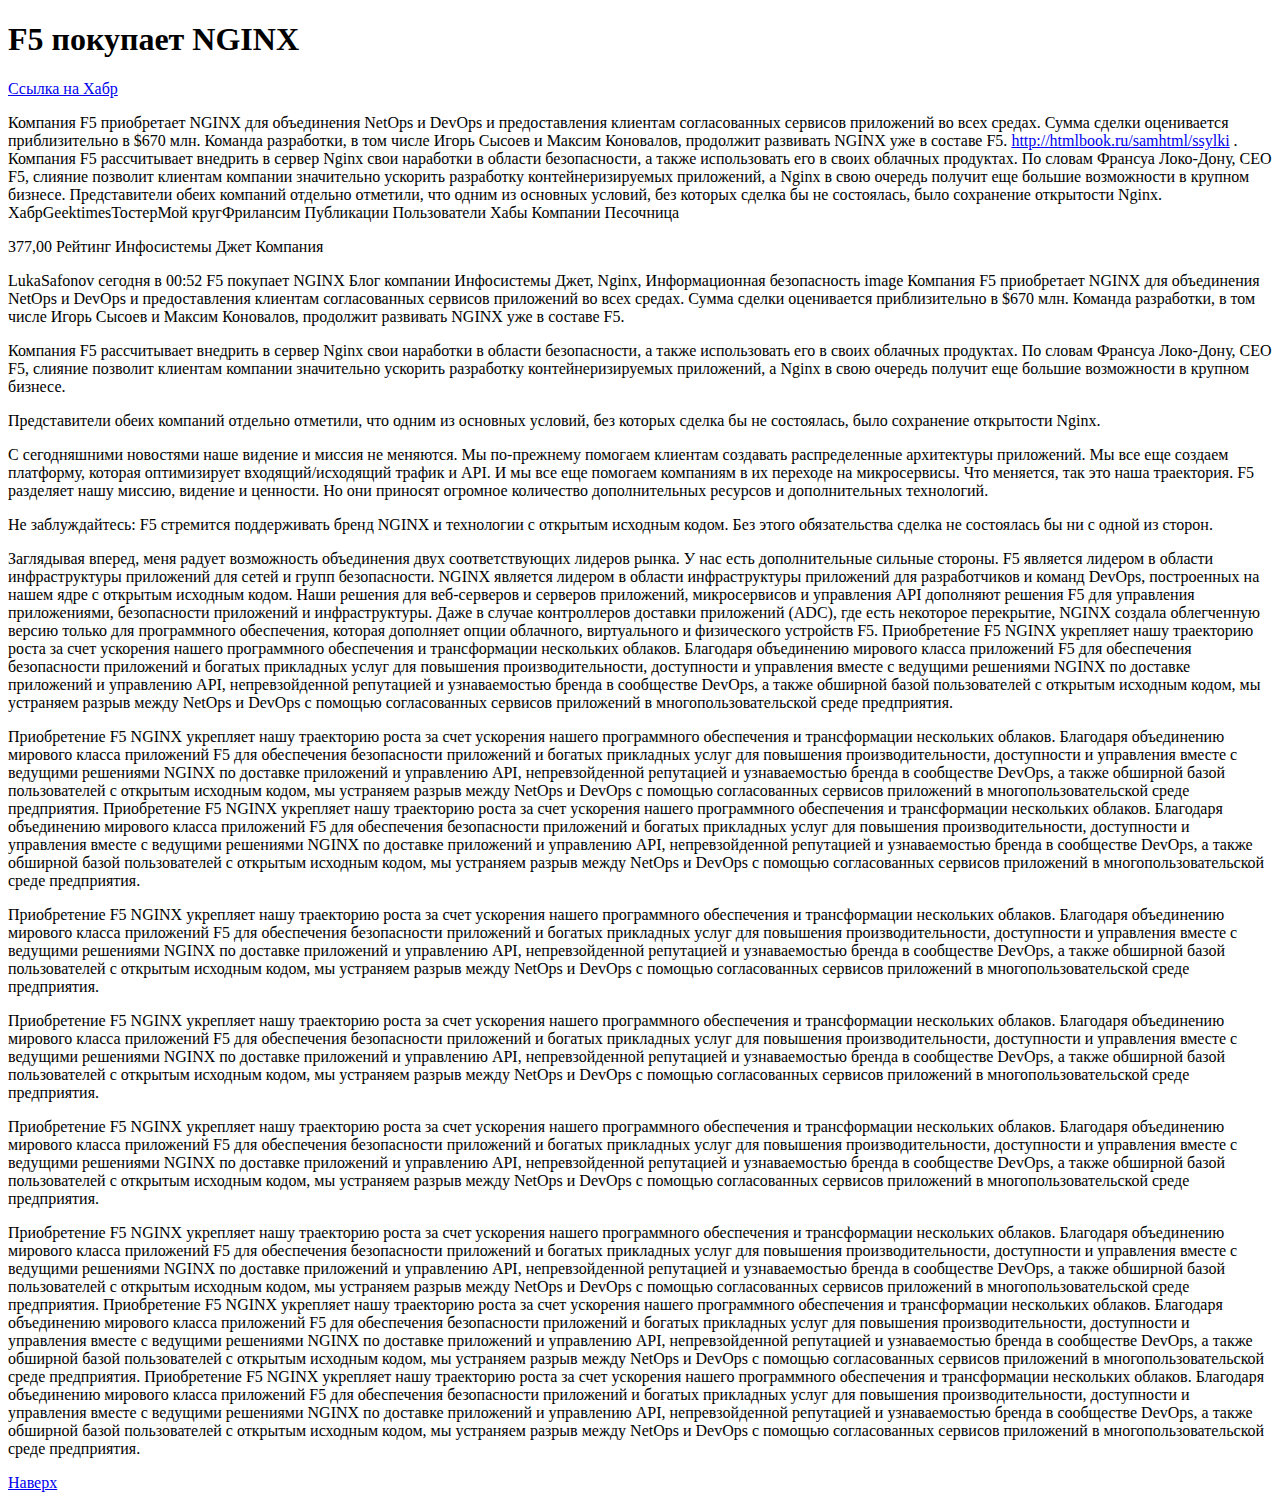
<file: page10.html>
<!DOCTYPE html>
<html lang="en">
<head>
    <meta charset="UTF-8">
    <title>F5 покупает NGINX</title>
</head>
<body>
<h1>F5 покупает NGINX</h1>

<a href="https://habr.com/ru/company/jetinfosystems/blog/443358/"> Ссылка на Хабр</a>
<p><a name="top"></a></p>
Компания F5 приобретает NGINX для объединения NetOps и DevOps и предоставления клиентам согласованных сервисов приложений во всех средах. Сумма сделки оценивается приблизительно в $670 млн.

Команда разработки, в том числе Игорь Сысоев и Максим Коновалов, продолжит развивать NGINX уже в составе F5.

<a href="http://htmlbook.ru/samhtml/ssylki"> http://htmlbook.ru/samhtml/ssylki</a> .

Компания F5 рассчитывает внедрить в сервер Nginx свои наработки в области безопасности, а также использовать его в своих облачных продуктах. По словам Франсуа Локо-Дону, СЕО F5, слияние позволит клиентам компании значительно ускорить разработку контейнеризируемых приложений, а Nginx в свою очередь получит еще большие возможности в крупном бизнесе.

Представители обеих компаний отдельно отметили, что одним из основных условий, без которых сделка бы не состоялась, было сохранение открытости Nginx.
ХабрGeektimesТостерМой кругФрилансим
Публикации
Пользователи
Хабы
Компании
Песочница
<p></p>
<p></p>
<p></p>
<p></p>
<p></p>
<p></p>
<p></p>
<p></p>

377,00
Рейтинг
Инфосистемы Джет
Компания
<p></p>
<p></p>
<p></p>
<p></p>
<p></p>
<p></p>
<p></p>
<p></p>

LukaSafonov
сегодня в 00:52
F5 покупает NGINX
Блог компании Инфосистемы Джет,
Nginx,
Информационная безопасность
image

Компания F5 приобретает NGINX для объединения NetOps и DevOps и предоставления клиентам согласованных сервисов приложений во всех средах. Сумма сделки оценивается приблизительно в $670 млн.

Команда разработки, в том числе Игорь Сысоев и Максим Коновалов, продолжит развивать NGINX уже в составе F5.

<p></p>
<p></p>
<p></p>
<p></p>
<p></p>
<p></p>
<p></p>
<p></p>
<p></p>
<p></p>

Компания F5 рассчитывает внедрить в сервер Nginx свои наработки в области безопасности, а также использовать его в своих облачных продуктах. По словам Франсуа Локо-Дону, СЕО F5, слияние позволит клиентам компании значительно ускорить разработку контейнеризируемых приложений, а Nginx в свою очередь получит еще большие возможности в крупном бизнесе.
<p></p>
<p></p>
<p></p>
<p></p>
<p></p>
<p></p>
<p></p>
<p></p>
Представители обеих компаний отдельно отметили, что одним из основных условий, без которых сделка бы не состоялась, было сохранение открытости Nginx.
<p></p>
<p></p>
<p></p>
<p></p>
<p></p>
<p></p>
<p></p>
<p></p>

С сегодняшними новостями наше видение и миссия не меняются. Мы по-прежнему помогаем клиентам создавать распределенные архитектуры приложений. Мы все еще создаем платформу, которая оптимизирует входящий/исходящий трафик и API. И мы все еще помогаем компаниям в их переходе на микросервисы. Что меняется, так это наша траектория. F5 разделяет нашу миссию, видение и ценности. Но они приносят огромное количество дополнительных ресурсов и дополнительных технологий.
<p></p>
<p></p>
<p></p>
<p></p>
<p></p>
<p></p>
<p></p>
<p></p>
Не заблуждайтесь: F5 стремится поддерживать бренд NGINX и технологии с открытым исходным кодом. Без этого обязательства сделка не состоялась бы ни с одной из сторон.
<p></p>
<p></p>
<p></p>
<p></p>
<p></p>
<p></p>
<p></p>
<p></p>
<p></p>
<p></p>
<p></p>
<p></p>
<p></p>
<p></p>
<p></p>
<p></p>
<p></p>



<p></p>
Заглядывая вперед, меня радует возможность объединения двух соответствующих лидеров рынка. У нас есть дополнительные сильные стороны. F5 является лидером в области инфраструктуры приложений для сетей и групп безопасности. NGINX является лидером в области инфраструктуры приложений для разработчиков и команд DevOps, построенных на нашем ядре с открытым исходным кодом. Наши решения для веб-серверов и серверов приложений, микросервисов и управления API дополняют решения F5 для управления приложениями, безопасности приложений и инфраструктуры. Даже в случае контроллеров доставки приложений (ADC), где есть некоторое перекрытие, NGINX создала облегченную версию только для программного обеспечения, которая дополняет опции облачного, виртуального и физического устройств F5.
Приобретение F5 NGINX укрепляет нашу траекторию роста за счет ускорения нашего программного обеспечения и трансформации нескольких облаков. Благодаря объединению мирового класса приложений F5 для обеспечения безопасности приложений и богатых прикладных услуг для повышения производительности, доступности и управления вместе с ведущими решениями NGINX по доставке приложений и управлению API, непревзойденной репутацией и узнаваемостью бренда в сообществе DevOps, а также обширной базой пользователей с открытым исходным кодом, мы устраняем разрыв между NetOps и DevOps с помощью согласованных сервисов приложений в многопользовательской среде предприятия.
<p></p>
Приобретение F5 NGINX укрепляет нашу траекторию роста за счет ускорения нашего программного обеспечения и трансформации нескольких облаков. Благодаря объединению мирового класса приложений F5 для обеспечения безопасности приложений и богатых прикладных услуг для повышения производительности, доступности и управления вместе с ведущими решениями NGINX по доставке приложений и управлению API, непревзойденной репутацией и узнаваемостью бренда в сообществе DevOps, а также обширной базой пользователей с открытым исходным кодом, мы устраняем разрыв между NetOps и DevOps с помощью согласованных сервисов приложений в многопользовательской среде предприятия.
Приобретение F5 NGINX укрепляет нашу траекторию роста за счет ускорения нашего программного обеспечения и трансформации нескольких облаков. Благодаря объединению мирового класса приложений F5 для обеспечения безопасности приложений и богатых прикладных услуг для повышения производительности, доступности и управления вместе с ведущими решениями NGINX по доставке приложений и управлению API, непревзойденной репутацией и узнаваемостью бренда в сообществе DevOps, а также обширной базой пользователей с открытым исходным кодом, мы устраняем разрыв между NetOps и DevOps с помощью согласованных сервисов приложений в многопользовательской среде предприятия.
<p></p>
<p></p>
<p></p>
<p></p>
<p></p>
<p></p>
<p></p>
<p></p>

Приобретение F5 NGINX укрепляет нашу траекторию роста за счет ускорения нашего программного обеспечения и трансформации нескольких облаков. Благодаря объединению мирового класса приложений F5 для обеспечения безопасности приложений и богатых прикладных услуг для повышения производительности, доступности и управления вместе с ведущими решениями NGINX по доставке приложений и управлению API, непревзойденной репутацией и узнаваемостью бренда в сообществе DevOps, а также обширной базой пользователей с открытым исходным кодом, мы устраняем разрыв между NetOps и DevOps с помощью согласованных сервисов приложений в многопользовательской среде предприятия.
<p></p>
<p></p>
<p></p>
<p></p>
<p></p>
<p></p>
<p></p>
<p></p>
Приобретение F5 NGINX укрепляет нашу траекторию роста за счет ускорения нашего программного обеспечения и трансформации нескольких облаков. Благодаря объединению мирового класса приложений F5 для обеспечения безопасности приложений и богатых прикладных услуг для повышения производительности, доступности и управления вместе с ведущими решениями NGINX по доставке приложений и управлению API, непревзойденной репутацией и узнаваемостью бренда в сообществе DevOps, а также обширной базой пользователей с открытым исходным кодом, мы устраняем разрыв между NetOps и DevOps с помощью согласованных сервисов приложений в многопользовательской среде предприятия.
<p></p>
<p></p>
<p></p>
<p></p>
<p></p>
<p></p>
<p></p>
<p></p>
Приобретение F5 NGINX укрепляет нашу траекторию роста за счет ускорения нашего программного обеспечения и трансформации нескольких облаков. Благодаря объединению мирового класса приложений F5 для обеспечения безопасности приложений и богатых прикладных услуг для повышения производительности, доступности и управления вместе с ведущими решениями NGINX по доставке приложений и управлению API, непревзойденной репутацией и узнаваемостью бренда в сообществе DevOps, а также обширной базой пользователей с открытым исходным кодом, мы устраняем разрыв между NetOps и DevOps с помощью согласованных сервисов приложений в многопользовательской среде предприятия.
<p></p>
<p></p>
<p></p>
<p></p>
<p></p>
<p></p>
<p></p>
<p></p>
Приобретение F5 NGINX укрепляет нашу траекторию роста за счет ускорения нашего программного обеспечения и трансформации нескольких облаков. Благодаря объединению мирового класса приложений F5 для обеспечения безопасности приложений и богатых прикладных услуг для повышения производительности, доступности и управления вместе с ведущими решениями NGINX по доставке приложений и управлению API, непревзойденной репутацией и узнаваемостью бренда в сообществе DevOps, а также обширной базой пользователей с открытым исходным кодом, мы устраняем разрыв между NetOps и DevOps с помощью согласованных сервисов приложений в многопользовательской среде предприятия.
Приобретение F5 NGINX укрепляет нашу траекторию роста за счет ускорения нашего программного обеспечения и трансформации нескольких облаков. Благодаря объединению мирового класса приложений F5 для обеспечения безопасности приложений и богатых прикладных услуг для повышения производительности, доступности и управления вместе с ведущими решениями NGINX по доставке приложений и управлению API, непревзойденной репутацией и узнаваемостью бренда в сообществе DevOps, а также обширной базой пользователей с открытым исходным кодом, мы устраняем разрыв между NetOps и DevOps с помощью согласованных сервисов приложений в многопользовательской среде предприятия.
Приобретение F5 NGINX укрепляет нашу траекторию роста за счет ускорения нашего программного обеспечения и трансформации нескольких облаков. Благодаря объединению мирового класса приложений F5 для обеспечения безопасности приложений и богатых прикладных услуг для повышения производительности, доступности и управления вместе с ведущими решениями NGINX по доставке приложений и управлению API, непревзойденной репутацией и узнаваемостью бренда в сообществе DevOps, а также обширной базой пользователей с открытым исходным кодом, мы устраняем разрыв между NetOps и DevOps с помощью согласованных сервисов приложений в многопользовательской среде предприятия.

<p><a href="#top">Наверх</a></p>
</body>
</html>
</file>
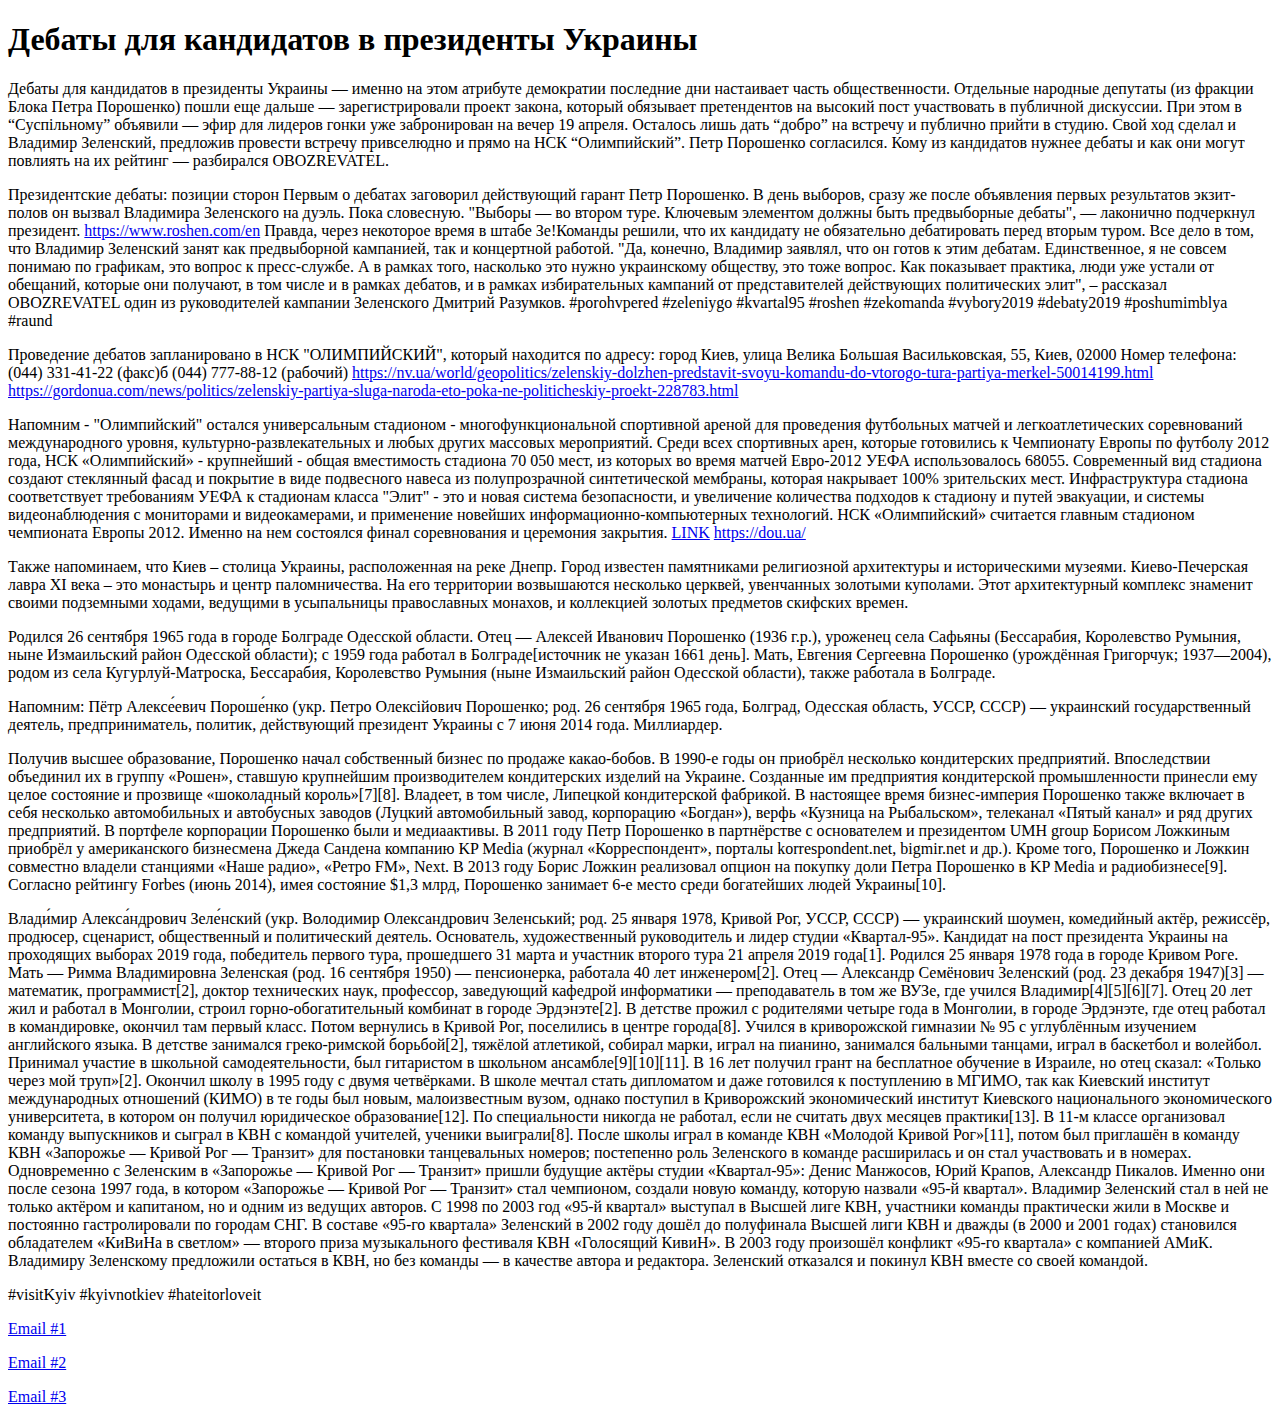
<file: page11.html>
<!DOCTYPE html>
<html lang="en">
<head>
    <meta charset="UTF-8">
    <title>Дебаты для кандидатов в президенты Украины</title>
</head>
<body>
<h1>Дебаты для кандидатов в президенты Украины</h1>

<p>Дебаты для кандидатов в президенты Украины — именно на этом атрибуте демократии последние дни настаивает часть общественности. Отдельные народные депутаты (из фракции Блока Петра Порошенко) пошли еще дальше — зарегистрировали проект закона, который обязывает претендентов на высокий пост участвовать в публичной дискуссии.

    При этом в “Суспільному” объявили — эфир для лидеров гонки уже забронирован на вечер 19 апреля. Осталось лишь дать “добро” на встречу и публично прийти в студию. Свой ход сделал и Владимир Зеленский, предложив провести встречу привселюдно и прямо на НСК “Олимпийский”. Петр Порошенко согласился.

    Кому из кандидатов нужнее дебаты и как они могут повлиять на их рейтинг — разбирался OBOZREVATEL.
</p>

<p>Президентские дебаты: позиции сторон
    Первым о дебатах заговорил действующий гарант Петр Порошенко. В день выборов, сразу же после объявления первых результатов экзит-полов он вызвал Владимира Зеленского на дуэль. Пока словесную.

    "Выборы — во втором туре. Ключевым элементом должны быть предвыборные дебаты", — лаконично подчеркнул президент.

    <a href="https://www.roshen.com/en">https://www.roshen.com/en</a>



    Правда, через некоторое время в штабе Зе!Команды решили, что их кандидату не обязательно дебатировать перед вторым туром. Все дело в том, что Владимир Зеленский занят как предвыборной кампанией, так и концертной работой.

    "Да, конечно, Владимир заявлял, что он готов к этим дебатам. Единственное, я не совсем понимаю по графикам, это вопрос к пресс-службе. А в рамках того, насколько это нужно украинскому обществу, это тоже вопрос. Как показывает практика, люди уже устали от обещаний, которые они получают, в том числе и в рамках дебатов, и в рамках избирательных кампаний от представителей действующих политических элит", – рассказал OBOZREVATEL один из руководителей кампании Зеленского Дмитрий Разумков.


    #porohvpered #zeleniygo #kvartal95 #roshen #zekomanda #vybory2019 #debaty2019 #poshumimblya #raund
</p>

<p>Проведение дебатов запланировано в НСК "ОЛИМПИЙСКИЙ", который находится по адресу: город Киев, улица Велика Большая Васильковская, 55, Киев, 02000
    Номер телефона: (044) 331-41-22 (факс)б (044) 777-88-12 (рабочий)

    <a href="https://nv.ua/world/geopolitics/zelenskiy-dolzhen-predstavit-svoyu-komandu-do-vtorogo-tura-partiya-merkel-50014199.html">https://nv.ua/world/geopolitics/zelenskiy-dolzhen-predstavit-svoyu-komandu-do-vtorogo-tura-partiya-merkel-50014199.html</a>
    <a href="https://gordonua.com/news/politics/zelenskiy-partiya-sluga-naroda-eto-poka-ne-politicheskiy-proekt-228783.html">https://gordonua.com/news/politics/zelenskiy-partiya-sluga-naroda-eto-poka-ne-politicheskiy-proekt-228783.html</a>

</p>

<p>Напомним - "Олимпийский" остался универсальным стадионом - многофункциональной спортивной ареной для проведения футбольных матчей и легкоатлетических соревнований международного уровня, культурно-развлекательных и любых других массовых мероприятий.

    Среди всех спортивных арен, которые готовились к Чемпионату Европы по футболу 2012 года, НСК «Олимпийский» - крупнейший - общая вместимость стадиона 70 050 мест, из которых во время матчей Евро-2012 УЕФА использовалось 68055.

    Современный вид стадиона создают стеклянный фасад и покрытие в виде подвесного навеса из полупрозрачной синтетической мембраны, которая накрывает 100% зрительских мест.

    Инфраструктура стадиона соответствует требованиям УЕФА к стадионам класса "Элит" - это и новая система безопасности, и увеличение количества подходов к стадиону и путей эвакуации, и системы видеонаблюдения с мониторами и видеокамерами, и применение новейших информационно-компьютерных технологий.

    НСК «Олимпийский» считается главным стадионом чемпионата Европы 2012. Именно на нем состоялся финал соревнования и церемония закрытия.

    <a href="https://ru.wikipedia.org/wiki/%D0%9A%D0%B8%D0%B5%D0%B2">LINK</a>
    <a href="https://dou.ua/">https://dou.ua/</a>
</p>

<p>Также напоминаем, что Киев – столица Украины, расположенная на реке Днепр. Город известен памятниками религиозной архитектуры и историческими музеями. Киево-Печерская лавра XI века – это монастырь и центр паломничества. На его территории возвышаются несколько церквей, увенчанных золотыми куполами. Этот архитектурный комплекс знаменит своими подземными ходами, ведущими в усыпальницы православных монахов, и коллекцией золотых предметов скифских времен.</p>
<p>Родился 26 сентября 1965 года в городе Болграде Одесской области. Отец — Алексей Иванович Порошенко (1936 г.р.), уроженец села Сафьяны (Бессарабия, Королевство Румыния, ныне Измаильский район Одесской области); с 1959 года работал в Болграде[источник не указан 1661 день]. Мать, Евгения Сергеевна Порошенко (урождённая Григорчук; 1937—2004), родом из села Кугурлуй-Матроска, Бессарабия, Королевство Румыния (ныне Измаильский район Одесской области), также работала в Болграде.</p>
<p>Напомним: Пётр Алексе́евич Пороше́нко (укр. Петро Олексійович Порошенко; род. 26 сентября 1965 года, Болград, Одесская область, УССР, СССР) — украинский государственный деятель, предприниматель, политик, действующий президент Украины с 7 июня 2014 года. Миллиардер.</p>
<p>Получив высшее образование, Порошенко начал собственный бизнес по продаже какао-бобов. В 1990-е годы он приобрёл несколько кондитерских предприятий. Впоследствии объединил их в группу «Рошен», ставшую крупнейшим производителем кондитерских изделий на Украине. Созданные им предприятия кондитерской промышленности принесли ему целое состояние и прозвище «шоколадный король»[7][8].

    Владеет, в том числе, Липецкой кондитерской фабрикой.

    В настоящее время бизнес-империя Порошенко также включает в себя несколько автомобильных и автобусных заводов (Луцкий автомобильный завод, корпорацию «Богдан»), верфь «Кузница на Рыбальском», телеканал «Пятый канал» и ряд других предприятий.

    В портфеле корпорации Порошенко были и медиаактивы. В 2011 году Петр Порошенко в партнёрстве с основателем и президентом UMH group Борисом Ложкиным приобрёл у американского бизнесмена Джеда Сандена компанию KP Media (журнал «Корреспондент», порталы korrespondent.net, bigmir.net и др.). Кроме того, Порошенко и Ложкин совместно владели станциями «Наше радио», «Ретро FM», Next.

    В 2013 году Борис Ложкин реализовал опцион на покупку доли Петра Порошенко в KP Media и радиобизнесе[9].

    Согласно рейтингу Forbes (июнь 2014), имея состояние $1,3 млрд, Порошенко занимает 6-е место среди богатейших людей Украины[10].</p>


<p>Влади́мир Алекса́ндрович Зеле́нский (укр. Володимир Олександрович Зеленський; род. 25 января 1978, Кривой Рог, УССР, СССР) — украинский шоумен, комедийный актёр, режиссёр, продюсер, сценарист, общественный и политический деятель. Основатель, художественный руководитель и лидер студии «Квартал-95».

    Кандидат на пост президента Украины на проходящих выборах 2019 года, победитель первого тура, прошедшего 31 марта и участник второго тура 21 апреля 2019 года[1].

    Родился 25 января 1978 года в городе Кривом Роге.

    Мать — Римма Владимировна Зеленская (род. 16 сентября 1950) — пенсионерка, работала 40 лет инженером[2].

    Отец — Александр Семёнович Зеленский (род. 23 декабря 1947)[3] — математик, программист[2], доктор технических наук, профессор, заведующий кафедрой информатики — преподаватель в том же ВУЗе, где учился Владимир[4][5][6][7]. Отец 20 лет жил и работал в Монголии, строил горно-обогатительный комбинат в городе Эрдэнэте[2].

    В детстве прожил с родителями четыре года в Монголии, в городе Эрдэнэте, где отец работал в командировке, окончил там первый класс. Потом вернулись в Кривой Рог, поселились в центре города[8]. Учился в криворожской гимназии № 95 с углублённым изучением английского языка. В детстве занимался греко-римской борьбой[2], тяжёлой атлетикой, собирал марки, играл на пианино, занимался бальными танцами, играл в баскетбол и волейбол. Принимал участие в школьной самодеятельности, был гитаристом в школьном ансамбле[9][10][11]. В 16 лет получил грант на бесплатное обучение в Израиле, но отец сказал: «Только через мой труп»[2].

    Окончил школу в 1995 году с двумя четвёрками. В школе мечтал стать дипломатом и даже готовился к поступлению в МГИМО, так как Киевский институт международных отношений (КИМО) в те годы был новым, малоизвестным вузом, однако поступил в Криворожский экономический институт Киевского национального экономического университета, в котором он получил юридическое образование[12]. По специальности никогда не работал, если не считать двух месяцев практики[13].

    В 11-м классе организовал команду выпускников и сыграл в КВН с командой учителей, ученики выиграли[8]. После школы играл в команде КВН «Молодой Кривой Рог»[11], потом был приглашён в команду КВН «Запорожье — Кривой Рог — Транзит» для постановки танцевальных номеров; постепенно роль Зеленского в команде расширилась и он стал участвовать и в номерах. Одновременно с Зеленским в «Запорожье — Кривой Рог — Транзит» пришли будущие актёры студии «Квартал-95»: Денис Манжосов, Юрий Крапов, Александр Пикалов. Именно они после сезона 1997 года, в котором «Запорожье — Кривой Рог — Транзит» стал чемпионом, создали новую команду, которую назвали «95-й квартал». Владимир Зеленский стал в ней не только актёром и капитаном, но и одним из ведущих авторов.

    С 1998 по 2003 год «95-й квартал» выступал в Высшей лиге КВН, участники команды практически жили в Москве и постоянно гастролировали по городам СНГ. В составе «95-го квартала» Зеленский в 2002 году дошёл до полуфинала Высшей лиги КВН и дважды (в 2000 и 2001 годах) становился обладателем «КиВиНа в светлом» — второго приза музыкального фестиваля КВН «Голосящий КивиН».

    В 2003 году произошёл конфликт «95-го квартала» с компанией АМиК. Владимиру Зеленскому предложили остаться в КВН, но без команды — в качестве автора и редактора. Зеленский отказался и покинул КВН вместе со своей командой.</p>
<p>#visitKyiv #kyivnotkiev #hateitorloveit</p>

<p><a href="mailto:poroh@gmail.com">Email #1</a></p>
<p><a href="mailto:zelensky@gmail.com">Email #2</a></p>
<p><a href="mailto:nato@us.com">Email #3</a></p>
</body>
</html>
</file>
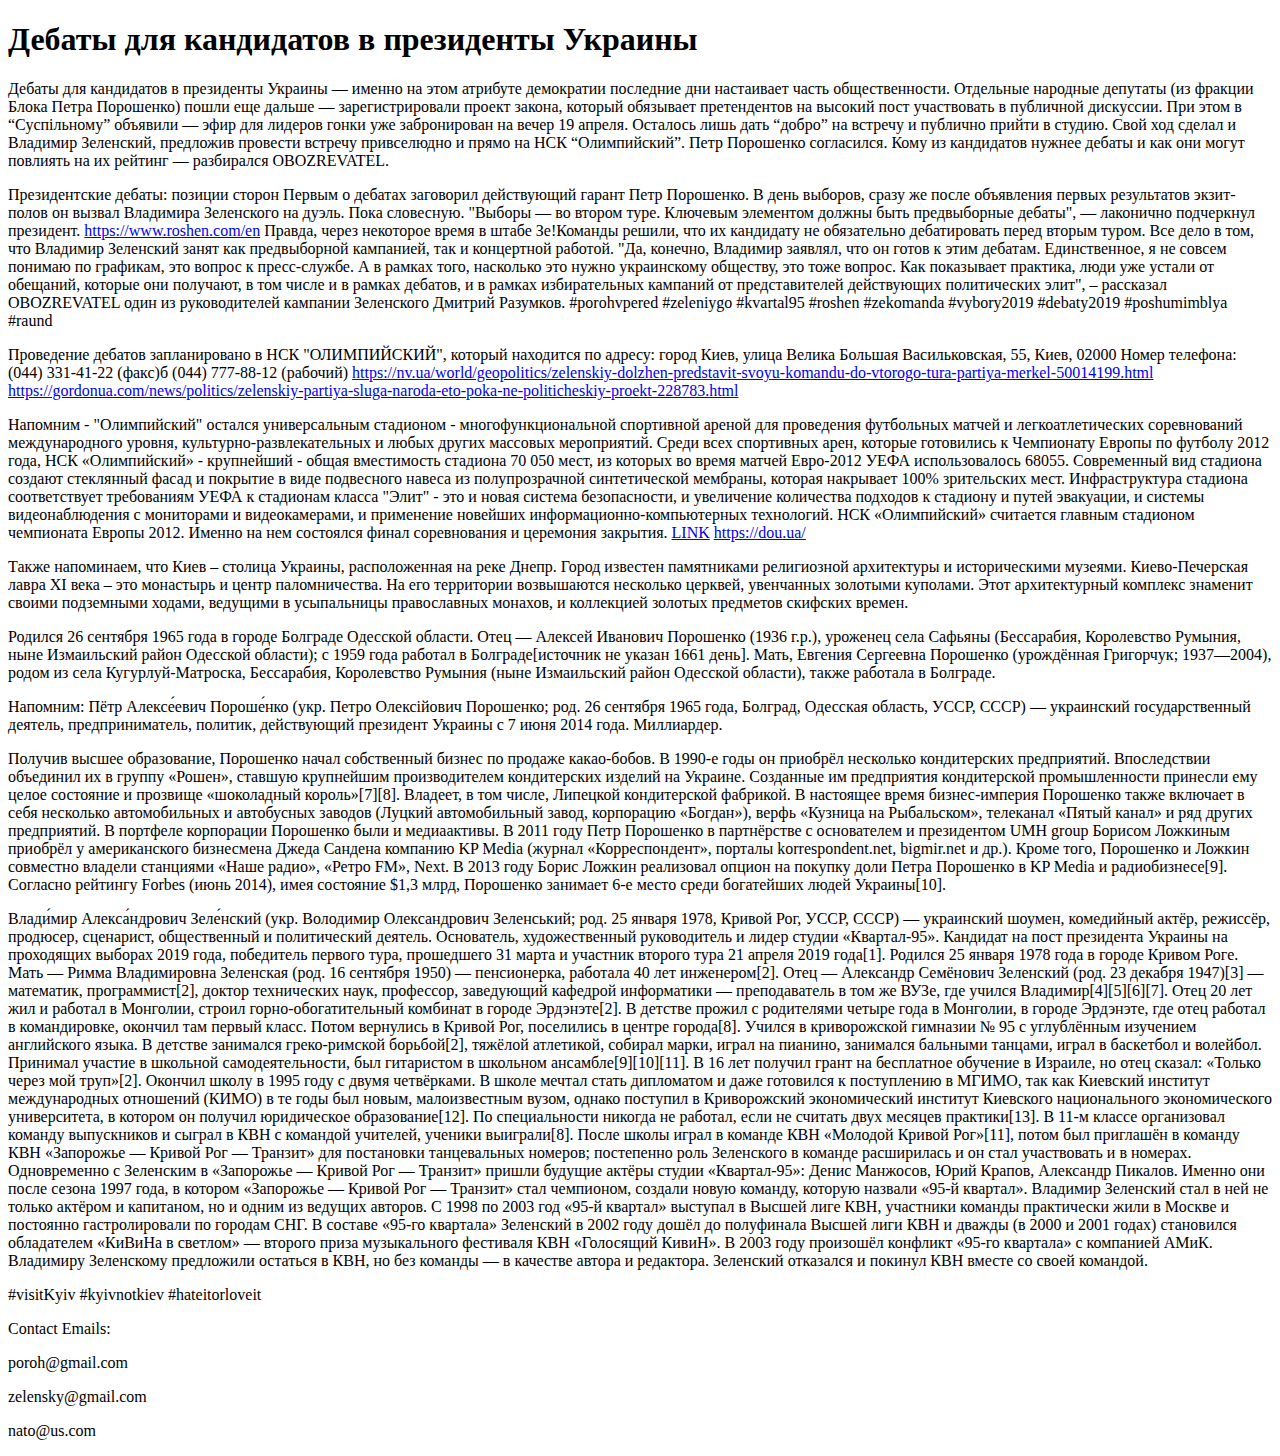
<file: page12.html>
<!DOCTYPE html>
<html lang="en">
<head>
    <meta charset="UTF-8">
    <title>Дебаты для кандидатов в президенты Украины</title>
</head>
<body>
<h1>Дебаты для кандидатов в президенты Украины</h1>

<p>Дебаты для кандидатов в президенты Украины — именно на этом атрибуте демократии последние дни настаивает часть общественности. Отдельные народные депутаты (из фракции Блока Петра Порошенко) пошли еще дальше — зарегистрировали проект закона, который обязывает претендентов на высокий пост участвовать в публичной дискуссии.

    При этом в “Суспільному” объявили — эфир для лидеров гонки уже забронирован на вечер 19 апреля. Осталось лишь дать “добро” на встречу и публично прийти в студию. Свой ход сделал и Владимир Зеленский, предложив провести встречу привселюдно и прямо на НСК “Олимпийский”. Петр Порошенко согласился.

    Кому из кандидатов нужнее дебаты и как они могут повлиять на их рейтинг — разбирался OBOZREVATEL.
</p>

<p>Президентские дебаты: позиции сторон
    Первым о дебатах заговорил действующий гарант Петр Порошенко. В день выборов, сразу же после объявления первых результатов экзит-полов он вызвал Владимира Зеленского на дуэль. Пока словесную.

    "Выборы — во втором туре. Ключевым элементом должны быть предвыборные дебаты", — лаконично подчеркнул президент.

    <a href="https://www.roshen.com/en">https://www.roshen.com/en</a>



    Правда, через некоторое время в штабе Зе!Команды решили, что их кандидату не обязательно дебатировать перед вторым туром. Все дело в том, что Владимир Зеленский занят как предвыборной кампанией, так и концертной работой.

    "Да, конечно, Владимир заявлял, что он готов к этим дебатам. Единственное, я не совсем понимаю по графикам, это вопрос к пресс-службе. А в рамках того, насколько это нужно украинскому обществу, это тоже вопрос. Как показывает практика, люди уже устали от обещаний, которые они получают, в том числе и в рамках дебатов, и в рамках избирательных кампаний от представителей действующих политических элит", – рассказал OBOZREVATEL один из руководителей кампании Зеленского Дмитрий Разумков.


    #porohvpered #zeleniygo #kvartal95 #roshen #zekomanda #vybory2019 #debaty2019 #poshumimblya #raund
</p>

<p>Проведение дебатов запланировано в НСК "ОЛИМПИЙСКИЙ", который находится по адресу: город Киев, улица Велика Большая Васильковская, 55, Киев, 02000
    Номер телефона: (044) 331-41-22 (факс)б (044) 777-88-12 (рабочий)

    <a href="https://nv.ua/world/geopolitics/zelenskiy-dolzhen-predstavit-svoyu-komandu-do-vtorogo-tura-partiya-merkel-50014199.html">https://nv.ua/world/geopolitics/zelenskiy-dolzhen-predstavit-svoyu-komandu-do-vtorogo-tura-partiya-merkel-50014199.html</a>
    <a href="https://gordonua.com/news/politics/zelenskiy-partiya-sluga-naroda-eto-poka-ne-politicheskiy-proekt-228783.html">https://gordonua.com/news/politics/zelenskiy-partiya-sluga-naroda-eto-poka-ne-politicheskiy-proekt-228783.html</a>

</p>

<p>Напомним - "Олимпийский" остался универсальным стадионом - многофункциональной спортивной ареной для проведения футбольных матчей и легкоатлетических соревнований международного уровня, культурно-развлекательных и любых других массовых мероприятий.

    Среди всех спортивных арен, которые готовились к Чемпионату Европы по футболу 2012 года, НСК «Олимпийский» - крупнейший - общая вместимость стадиона 70 050 мест, из которых во время матчей Евро-2012 УЕФА использовалось 68055.

    Современный вид стадиона создают стеклянный фасад и покрытие в виде подвесного навеса из полупрозрачной синтетической мембраны, которая накрывает 100% зрительских мест.

    Инфраструктура стадиона соответствует требованиям УЕФА к стадионам класса "Элит" - это и новая система безопасности, и увеличение количества подходов к стадиону и путей эвакуации, и системы видеонаблюдения с мониторами и видеокамерами, и применение новейших информационно-компьютерных технологий.

    НСК «Олимпийский» считается главным стадионом чемпионата Европы 2012. Именно на нем состоялся финал соревнования и церемония закрытия.

    <a href="https://ru.wikipedia.org/wiki/%D0%9A%D0%B8%D0%B5%D0%B2">LINK</a>
    <a href="https://dou.ua/">https://dou.ua/</a>
</p>

<p>Также напоминаем, что Киев – столица Украины, расположенная на реке Днепр. Город известен памятниками религиозной архитектуры и историческими музеями. Киево-Печерская лавра XI века – это монастырь и центр паломничества. На его территории возвышаются несколько церквей, увенчанных золотыми куполами. Этот архитектурный комплекс знаменит своими подземными ходами, ведущими в усыпальницы православных монахов, и коллекцией золотых предметов скифских времен.</p>
<p>Родился 26 сентября 1965 года в городе Болграде Одесской области. Отец — Алексей Иванович Порошенко (1936 г.р.), уроженец села Сафьяны (Бессарабия, Королевство Румыния, ныне Измаильский район Одесской области); с 1959 года работал в Болграде[источник не указан 1661 день]. Мать, Евгения Сергеевна Порошенко (урождённая Григорчук; 1937—2004), родом из села Кугурлуй-Матроска, Бессарабия, Королевство Румыния (ныне Измаильский район Одесской области), также работала в Болграде.</p>
<p>Напомним: Пётр Алексе́евич Пороше́нко (укр. Петро Олексійович Порошенко; род. 26 сентября 1965 года, Болград, Одесская область, УССР, СССР) — украинский государственный деятель, предприниматель, политик, действующий президент Украины с 7 июня 2014 года. Миллиардер.</p>
<p>Получив высшее образование, Порошенко начал собственный бизнес по продаже какао-бобов. В 1990-е годы он приобрёл несколько кондитерских предприятий. Впоследствии объединил их в группу «Рошен», ставшую крупнейшим производителем кондитерских изделий на Украине. Созданные им предприятия кондитерской промышленности принесли ему целое состояние и прозвище «шоколадный король»[7][8].

    Владеет, в том числе, Липецкой кондитерской фабрикой.

    В настоящее время бизнес-империя Порошенко также включает в себя несколько автомобильных и автобусных заводов (Луцкий автомобильный завод, корпорацию «Богдан»), верфь «Кузница на Рыбальском», телеканал «Пятый канал» и ряд других предприятий.

    В портфеле корпорации Порошенко были и медиаактивы. В 2011 году Петр Порошенко в партнёрстве с основателем и президентом UMH group Борисом Ложкиным приобрёл у американского бизнесмена Джеда Сандена компанию KP Media (журнал «Корреспондент», порталы korrespondent.net, bigmir.net и др.). Кроме того, Порошенко и Ложкин совместно владели станциями «Наше радио», «Ретро FM», Next.

    В 2013 году Борис Ложкин реализовал опцион на покупку доли Петра Порошенко в KP Media и радиобизнесе[9].

    Согласно рейтингу Forbes (июнь 2014), имея состояние $1,3 млрд, Порошенко занимает 6-е место среди богатейших людей Украины[10].</p>


<p>Влади́мир Алекса́ндрович Зеле́нский (укр. Володимир Олександрович Зеленський; род. 25 января 1978, Кривой Рог, УССР, СССР) — украинский шоумен, комедийный актёр, режиссёр, продюсер, сценарист, общественный и политический деятель. Основатель, художественный руководитель и лидер студии «Квартал-95».

    Кандидат на пост президента Украины на проходящих выборах 2019 года, победитель первого тура, прошедшего 31 марта и участник второго тура 21 апреля 2019 года[1].

    Родился 25 января 1978 года в городе Кривом Роге.

    Мать — Римма Владимировна Зеленская (род. 16 сентября 1950) — пенсионерка, работала 40 лет инженером[2].

    Отец — Александр Семёнович Зеленский (род. 23 декабря 1947)[3] — математик, программист[2], доктор технических наук, профессор, заведующий кафедрой информатики — преподаватель в том же ВУЗе, где учился Владимир[4][5][6][7]. Отец 20 лет жил и работал в Монголии, строил горно-обогатительный комбинат в городе Эрдэнэте[2].

    В детстве прожил с родителями четыре года в Монголии, в городе Эрдэнэте, где отец работал в командировке, окончил там первый класс. Потом вернулись в Кривой Рог, поселились в центре города[8]. Учился в криворожской гимназии № 95 с углублённым изучением английского языка. В детстве занимался греко-римской борьбой[2], тяжёлой атлетикой, собирал марки, играл на пианино, занимался бальными танцами, играл в баскетбол и волейбол. Принимал участие в школьной самодеятельности, был гитаристом в школьном ансамбле[9][10][11]. В 16 лет получил грант на бесплатное обучение в Израиле, но отец сказал: «Только через мой труп»[2].

    Окончил школу в 1995 году с двумя четвёрками. В школе мечтал стать дипломатом и даже готовился к поступлению в МГИМО, так как Киевский институт международных отношений (КИМО) в те годы был новым, малоизвестным вузом, однако поступил в Криворожский экономический институт Киевского национального экономического университета, в котором он получил юридическое образование[12]. По специальности никогда не работал, если не считать двух месяцев практики[13].

    В 11-м классе организовал команду выпускников и сыграл в КВН с командой учителей, ученики выиграли[8]. После школы играл в команде КВН «Молодой Кривой Рог»[11], потом был приглашён в команду КВН «Запорожье — Кривой Рог — Транзит» для постановки танцевальных номеров; постепенно роль Зеленского в команде расширилась и он стал участвовать и в номерах. Одновременно с Зеленским в «Запорожье — Кривой Рог — Транзит» пришли будущие актёры студии «Квартал-95»: Денис Манжосов, Юрий Крапов, Александр Пикалов. Именно они после сезона 1997 года, в котором «Запорожье — Кривой Рог — Транзит» стал чемпионом, создали новую команду, которую назвали «95-й квартал». Владимир Зеленский стал в ней не только актёром и капитаном, но и одним из ведущих авторов.

    С 1998 по 2003 год «95-й квартал» выступал в Высшей лиге КВН, участники команды практически жили в Москве и постоянно гастролировали по городам СНГ. В составе «95-го квартала» Зеленский в 2002 году дошёл до полуфинала Высшей лиги КВН и дважды (в 2000 и 2001 годах) становился обладателем «КиВиНа в светлом» — второго приза музыкального фестиваля КВН «Голосящий КивиН».

    В 2003 году произошёл конфликт «95-го квартала» с компанией АМиК. Владимиру Зеленскому предложили остаться в КВН, но без команды — в качестве автора и редактора. Зеленский отказался и покинул КВН вместе со своей командой.</p>
<p>#visitKyiv #kyivnotkiev #hateitorloveit</p>

<p>Contact Emails:</p>
<p>poroh@gmail.com</p>
<p>zelensky@gmail.com</p>
<p>nato@us.com</p>
</body>
</html>
</file>
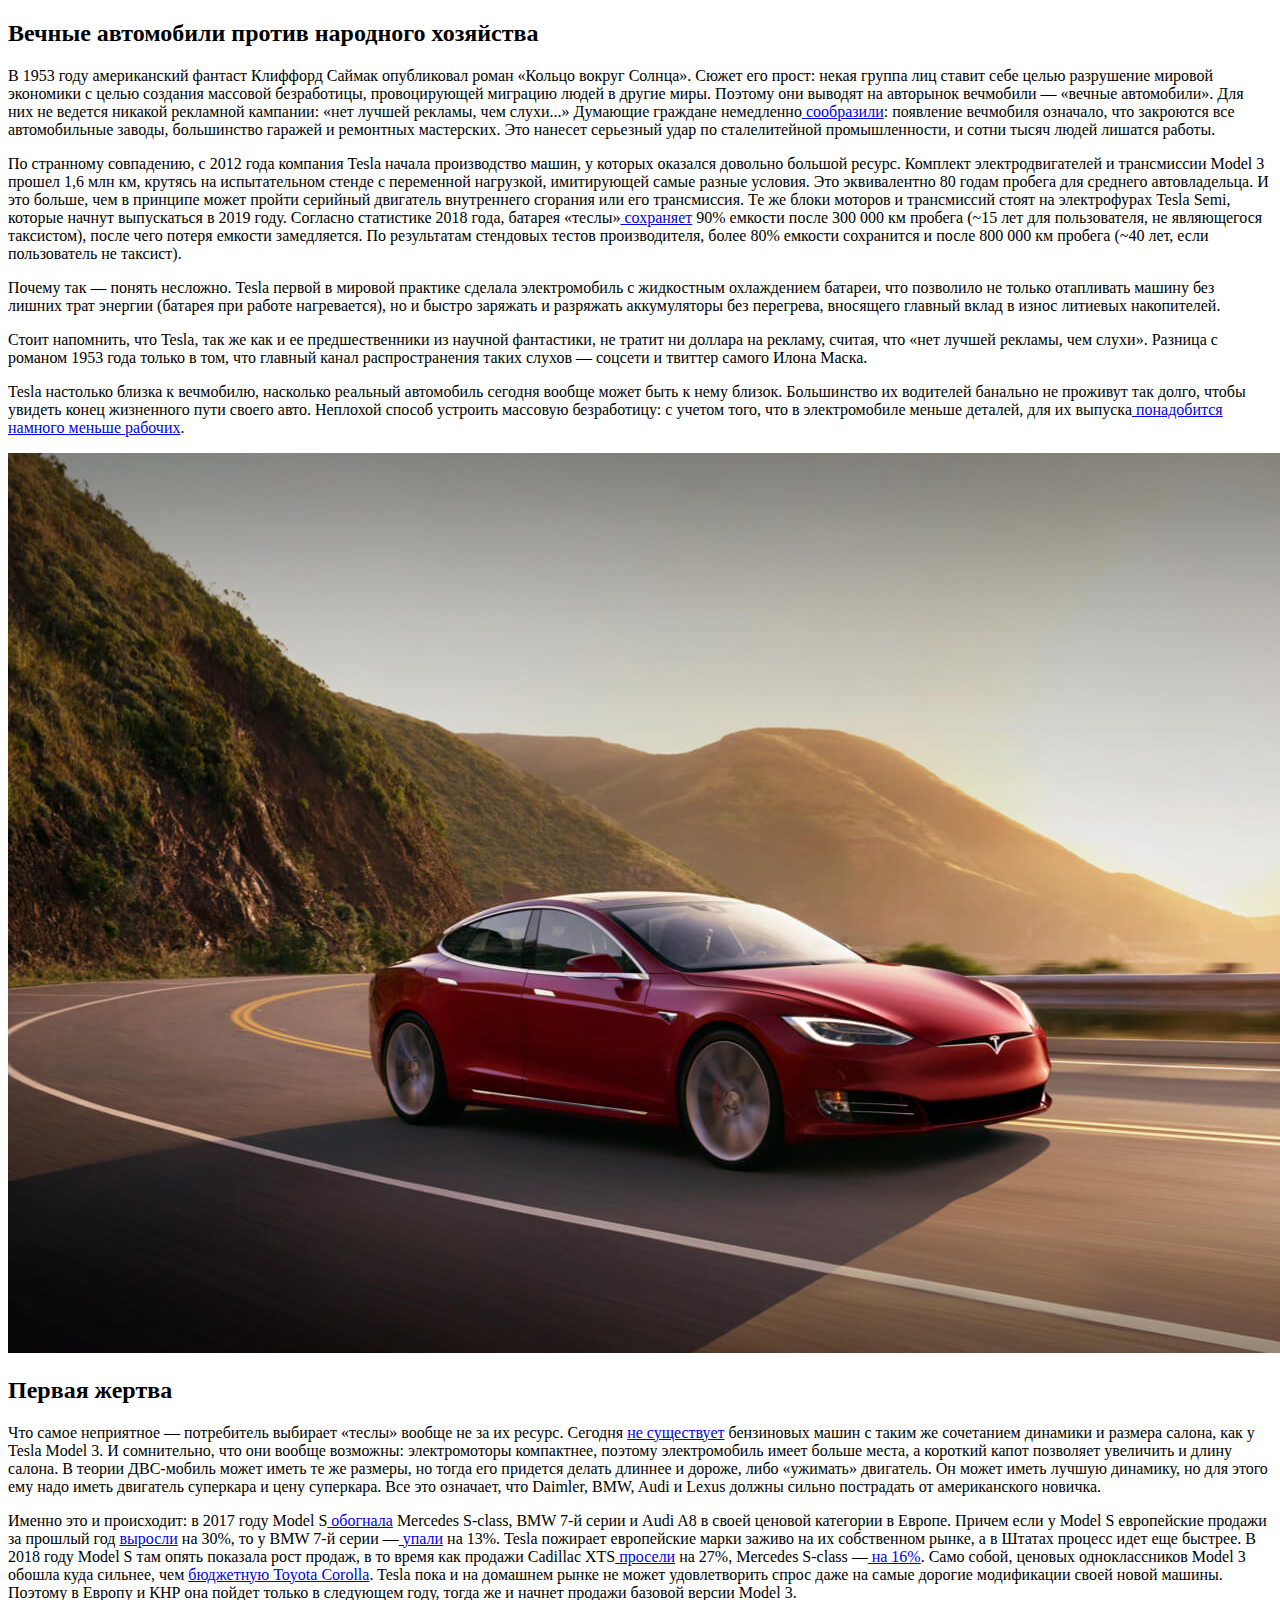
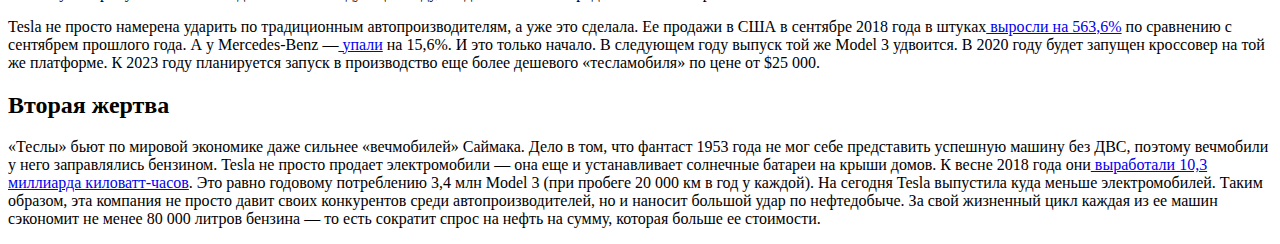
<file: page5.html>
<!DOCTYPE html>
<html lang="en">
<head>
    <meta charset="UTF-8">
    <title>Оживший кошмар: как Tesla убивает мировой автопром | Технологии | Forbes.ru</title>
</head>
<body>
    <h2>Вечные автомобили против народного хозяйства</h2>
    <p>В 1953 году американский фантаст Клиффорд Саймак опубликовал роман «Кольцо вокруг Солнца». Сюжет его прост: некая группа лиц ставит себе целью разрушение мировой экономики с целью создания массовой безработицы, провоцирующей миграцию людей в другие миры. Поэтому они выводят на авторынок вечмобили — «вечные автомобили». Для них не ведется никакой рекламной кампании: «нет лучшей рекламы, чем слухи...» Думающие граждане немедленно<a target="_blank" href="http://lib.ru/SIMAK/ring_sun.txt"> сообразили</a>: появление вечмобиля означало, что закроются все автомобильные заводы, большинство гаражей и ремонтных мастерских. Это нанесет серьезный удар  по сталелитейной промышленности, и сотни тысяч людей лишатся работы.</p>
    <p dir="ltr">По странному совпадению, c 2012 года компания Tesla начала производство машин, у которых оказался довольно большой ресурс. Комплект электродвигателей и трансмиссии Model 3 прошел 1,6 млн км, крутясь на испытательном стенде с переменной нагрузкой, имитирующей самые разные условия. Это эквивалентно 80 годам пробега для среднего автовладельца. И это больше, чем в принципе может пройти серийный двигатель внутреннего сгорания или его трансмиссия. Те же блоки моторов и трансмиссий стоят на электрофурах Tesla Semi, которые начнут выпускаться в 2019 году. Согласно статистике 2018 года, батарея «теслы»<a target="_blank" href="https://docs.google.com/spreadsheets/d/t024bMoRiDPIDialGnuKPsg/edit#gid=1669966328"> сохраняет</a> 90% емкости после 300 000 км пробега (~15 лет для пользователя, не являющегося таксистом), после чего потеря емкости замедляется. По результатам стендовых тестов производителя, более 80% емкости сохранится и после 800 000 км пробега (~40 лет, если пользователь не таксист).</p>
    <p dir="ltr">Почему так — понять несложно. Tesla первой в мировой практике сделала электромобиль с жидкостным охлаждением батареи, что позволило не только отапливать машину без лишних трат энергии (батарея при работе нагревается), но и быстро заряжать и разряжать аккумуляторы без перегрева, вносящего главный вклад в износ литиевых накопителей.</p>

    <p dir="ltr">Стоит напомнить, что Tesla, так же как и ее предшественники из научной фантастики, не тратит ни доллара на рекламу, считая, что «нет лучшей рекламы, чем слухи». Разница с романом 1953 года только в том, что главный канал распространения таких слухов — соцсети и твиттер самого Илона Маска.</p>

    <p dir="ltr">Tesla настолько близка к вечмобилю, насколько реальный автомобиль сегодня вообще может быть к нему близок. Большинство их водителей банально не проживут так долго, чтобы увидеть конец жизненного пути своего авто. Неплохой способ устроить массовую безработицу: с учетом того, что в электромобиле меньше деталей, для их выпуска<a target="_blank" href="https://www.upi.com/Business_News/2016/11/18/Volkswagen-plans-30000-job-cuts-shift-to-electric-cars/5621479471752/"> понадобится намного меньше рабочих</a>.</p>
    <img src="images/tesla.jpg">
    <h2 dir="ltr">Первая жертва</h2>
    <p dir="ltr">Что самое неприятное — потребитель выбирает «теслы» вообще не за их ресурс. Сегодня <a target="_blank" href="https://life.ru/1030727">не существует</a> бензиновых машин с таким же сочетанием динамики и размера салона, как у Tesla Model 3. И сомнительно, что они вообще возможны: электромоторы компактнее, поэтому электромобиль имеет больше места, а короткий капот позволяет увеличить и длину салона. В теории ДВС-мобиль может иметь те же размеры, но тогда его придется делать длиннее и дороже, либо «ужимать» двигатель. Он может иметь лучшую динамику, но для этого ему надо иметь двигатель суперкара и цену суперкара. Все это означает, что Daimler, BMW, Audi и Lexus должны сильно пострадать от американского новичка.</p>

    <p dir="ltr">Именно это и происходит: в 2017 году Model S<a target="_blank" href="http://europe.autonews.com/article/20180220/ANE/180219831/tesla-model-s-outsells-german-luxury-flagships-in-europe"> обогнала</a> Mercedes S-class, BMW 7-й серии и Аudi A8 в своей ценовой категории в Европе. Причем если у Model S европейские продажи за прошлый год <a target="_blank" href="http://europe.autonews.com/article/20180220/ANE/180219831/tesla-model-s-outsells-german-luxury-flagships-in-europe">выросли</a> на 30%, то у BMW 7-й серии —<a target="_blank" href="http://europe.autonews.com/article/20180220/ANE/180219831/tesla-model-s-outsells-german-luxury-flagships-in-europe"> упали</a> на 13%. Tesla пожирает европейские марки заживо на их собственном рынке, а в Штатах процесс идет еще быстрее. В 2018 году Мodel S там опять показала рост продаж, в то время как продажи Cadillac XTS<a target="_blank" href="http://europe.autonews.com/article/20180220/ANE/180219831/tesla-model-s-outsells-german-luxury-flagships-in-europe"> просели</a> на 27%,  Mercedes S-class —<a target="_blank" href="http://europe.autonews.com/article/20180220/ANE/180219831/tesla-model-s-outsells-german-luxury-flagships-in-europe"> на 16%</a>. Само собой, ценовых одноклассников Model 3 обошла куда сильнее, чем <a target="_blank" href="http://www.goodcarbadcar.net/2018/10/u-s-auto-sales-brand-rankings-september-2018-ytd/">бюджетную Toyota Corolla</a>. Tesla пока и на домашнем рынке не может удовлетворить спрос даже на самые дорогие модификации своей новой машины. Поэтому в Европу и КНР она пойдет только в следующем году, тогда же и начнет продажи базовой версии Model 3.</p>

    <p dir="ltr">Tesla не просто намерена ударить по традиционным автопроизводителям, а уже это сделала. Ее продажи в США в сентябре 2018 года в штуках<a target="_blank" href="http://www.goodcarbadcar.net/2018/10/u-s-auto-sales-brand-rankings-september-2018-ytd/"> выросли на 563,6%</a>  по сравнению с сентябрем прошлого года. А у Mercedes-Benz —<a target="_blank" href="http://www.goodcarbadcar.net/2018/10/u-s-auto-sales-brand-rankings-september-2018-ytd/"> упали</a> на 15,6%. И это только начало. В следующем году выпуск той же Model 3 удвоится. В 2020 году будет запущен кроссовер на той же платформе. К 2023 году планируется запуск в производство еще более дешевого «тесламобиля» по  цене от $25 000.</p>

    <h2 dir="ltr">Вторая жертва</h2>
    <p dir="ltr">«Теслы» бьют по мировой экономике даже сильнее «вечмобилей» Саймака. Дело в том, что фантаст 1953 года не мог себе представить успешную машину без ДВС, поэтому вечмобили у него заправлялись бензином. Tesla не просто продает электромобили — она еще и устанавливает солнечные батареи на крыши домов. К весне 2018 года они<a target="_blank" href="https://electrek.co/2018/04/22/tesla-fleet-miles-energy-products/"> выработали 10,3 миллиарда киловатт-часов</a>. Это равно годовому потреблению 3,4 млн Model 3 (при пробеге 20 000 км в год у каждой). На сегодня Tesla выпустила куда меньше электромобилей. Таким образом, эта компания не просто давит своих конкурентов среди автопроизводителей, но и наносит большой удар по нефтедобыче. За свой жизненный цикл каждая из ее машин сэкономит не менее 80 000 литров бензина — то есть сократит спрос на нефть на сумму, которая больше ее стоимости.</p>
</body>
</html>
</file>
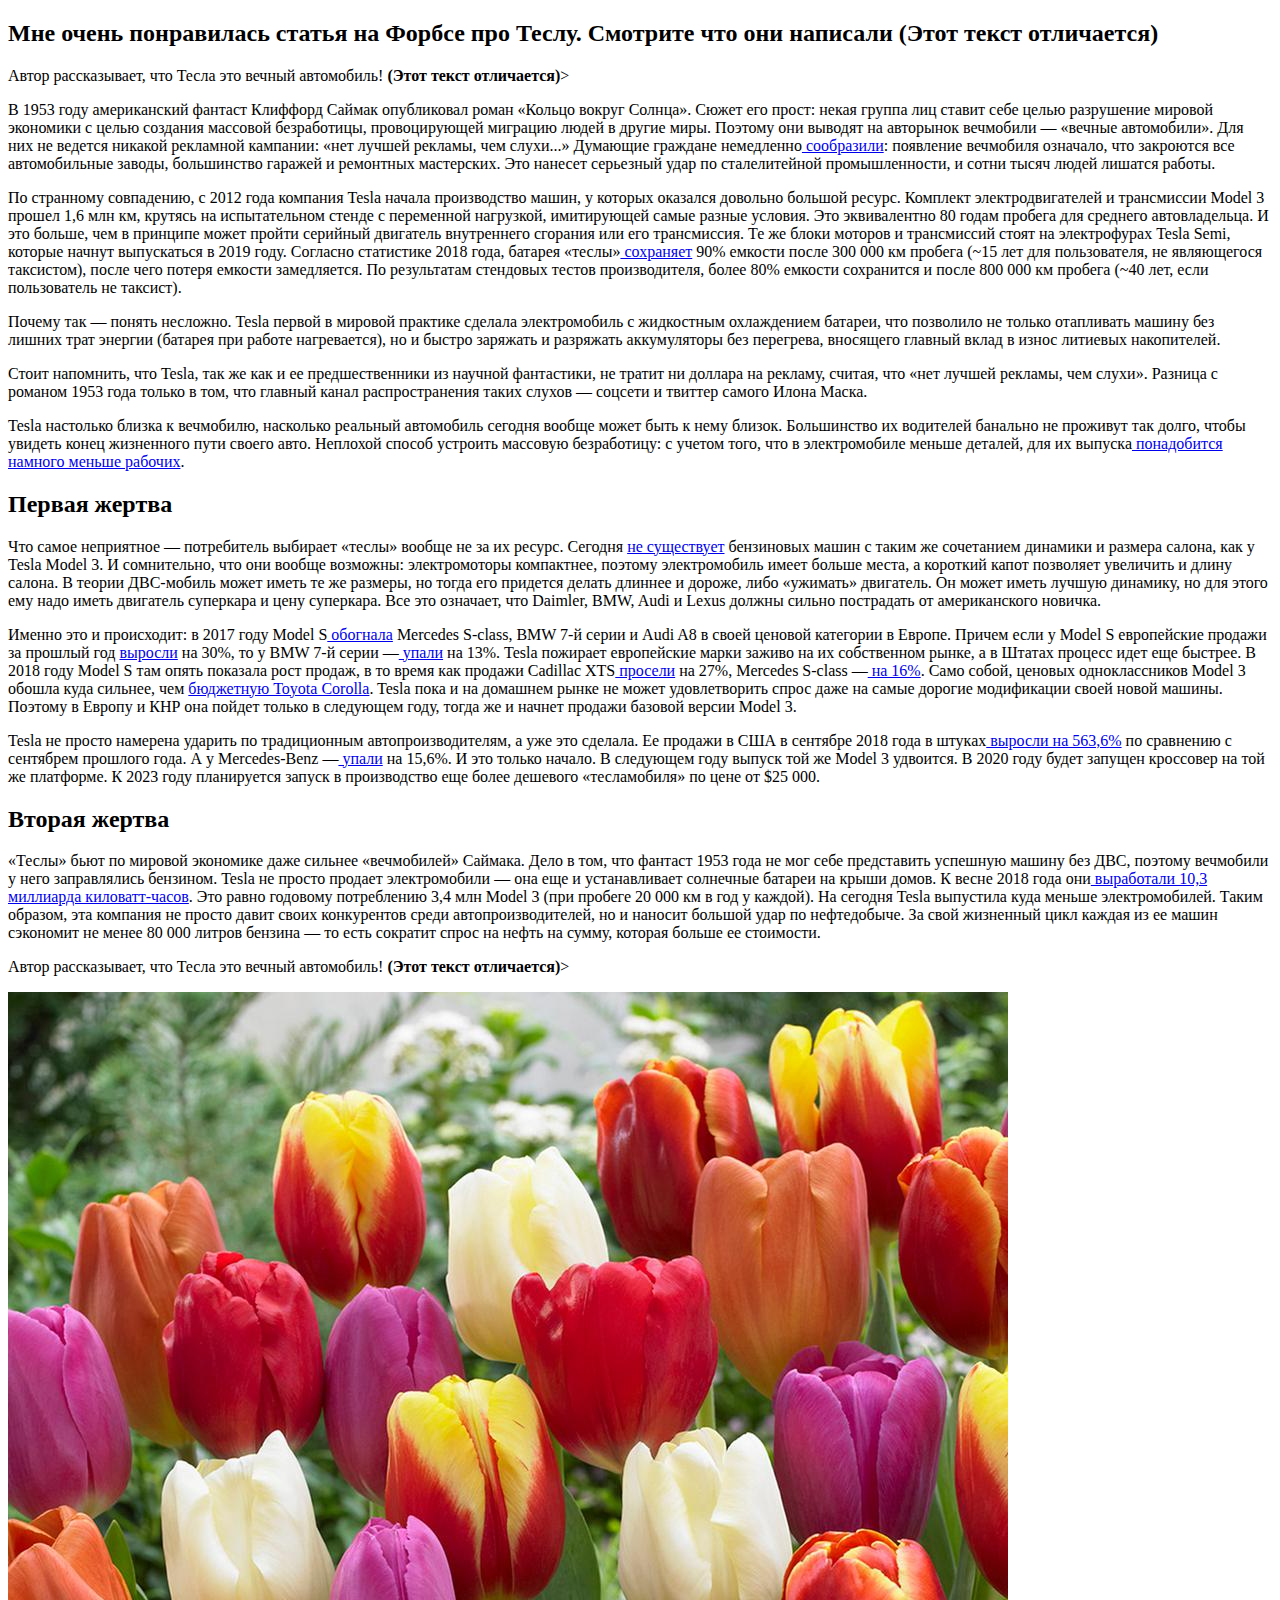
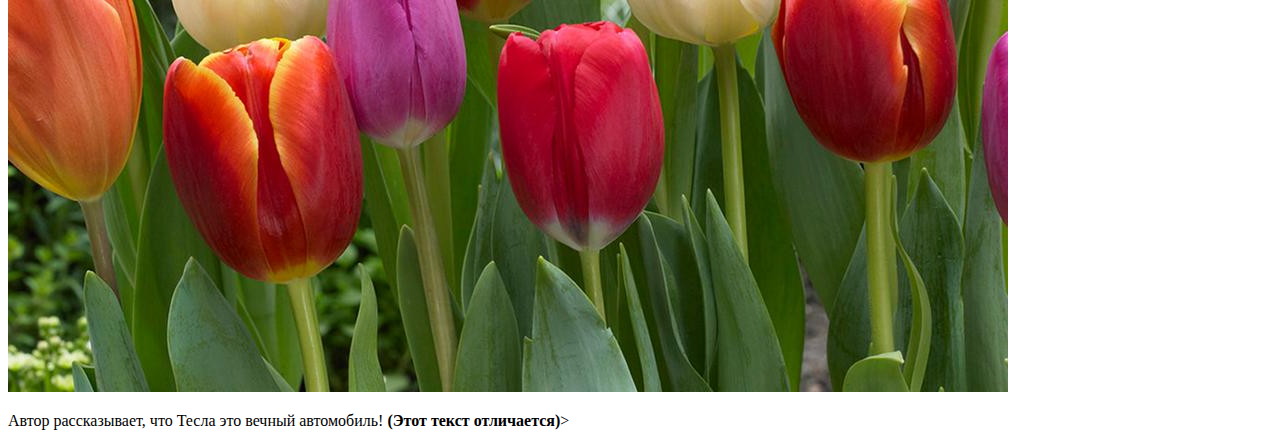
<file: page6.html>
<!DOCTYPE html>
<html lang="en">
<head>
    <meta charset="UTF-8">
    <title>Блок Ivanov Live Journal</title>
<body>
    <h2>Мне очень понравилась статья на Форбсе про Теслу. Смотрите что они написали <b>(Этот текст отличается)</b></h2>
    <p>Автор рассказывает, что Тесла это вечный автомобиль! <b>(Этот текст отличается)</b>></p>

    <p>В 1953 году американский фантаст Клиффорд Саймак опубликовал роман «Кольцо вокруг Солнца». Сюжет его прост: некая группа лиц ставит себе целью разрушение мировой экономики с целью создания массовой безработицы, провоцирующей миграцию людей в другие миры. Поэтому они выводят на авторынок вечмобили — «вечные автомобили». Для них не ведется никакой рекламной кампании: «нет лучшей рекламы, чем слухи...» Думающие граждане немедленно<a target="_blank" href="http://lib.ru/SIMAK/ring_sun.txt"> сообразили</a>: появление вечмобиля означало, что закроются все автомобильные заводы, большинство гаражей и ремонтных мастерских. Это нанесет серьезный удар  по сталелитейной промышленности, и сотни тысяч людей лишатся работы.</p>
    <p dir="ltr">По странному совпадению, c 2012 года компания Tesla начала производство машин, у которых оказался довольно большой ресурс. Комплект электродвигателей и трансмиссии Model 3 прошел 1,6 млн км, крутясь на испытательном стенде с переменной нагрузкой, имитирующей самые разные условия. Это эквивалентно 80 годам пробега для среднего автовладельца. И это больше, чем в принципе может пройти серийный двигатель внутреннего сгорания или его трансмиссия. Те же блоки моторов и трансмиссий стоят на электрофурах Tesla Semi, которые начнут выпускаться в 2019 году. Согласно статистике 2018 года, батарея «теслы»<a target="_blank" href="https://docs.google.com/spreadsheets/d/t024bMoRiDPIDialGnuKPsg/edit#gid=1669966328"> сохраняет</a> 90% емкости после 300 000 км пробега (~15 лет для пользователя, не являющегося таксистом), после чего потеря емкости замедляется. По результатам стендовых тестов производителя, более 80% емкости сохранится и после 800 000 км пробега (~40 лет, если пользователь не таксист).</p>
    <p dir="ltr">Почему так — понять несложно. Tesla первой в мировой практике сделала электромобиль с жидкостным охлаждением батареи, что позволило не только отапливать машину без лишних трат энергии (батарея при работе нагревается), но и быстро заряжать и разряжать аккумуляторы без перегрева, вносящего главный вклад в износ литиевых накопителей.</p>

    <p dir="ltr">Стоит напомнить, что Tesla, так же как и ее предшественники из научной фантастики, не тратит ни доллара на рекламу, считая, что «нет лучшей рекламы, чем слухи». Разница с романом 1953 года только в том, что главный канал распространения таких слухов — соцсети и твиттер самого Илона Маска.</p>

    <p dir="ltr">Tesla настолько близка к вечмобилю, насколько реальный автомобиль сегодня вообще может быть к нему близок. Большинство их водителей банально не проживут так долго, чтобы увидеть конец жизненного пути своего авто. Неплохой способ устроить массовую безработицу: с учетом того, что в электромобиле меньше деталей, для их выпуска<a target="_blank" href="https://www.upi.com/Business_News/2016/11/18/Volkswagen-plans-30000-job-cuts-shift-to-electric-cars/5621479471752/"> понадобится намного меньше рабочих</a>.</p>
    <h2 dir="ltr">Первая жертва</h2>
    <p dir="ltr">Что самое неприятное — потребитель выбирает «теслы» вообще не за их ресурс. Сегодня <a target="_blank" href="https://life.ru/1030727">не существует</a> бензиновых машин с таким же сочетанием динамики и размера салона, как у Tesla Model 3. И сомнительно, что они вообще возможны: электромоторы компактнее, поэтому электромобиль имеет больше места, а короткий капот позволяет увеличить и длину салона. В теории ДВС-мобиль может иметь те же размеры, но тогда его придется делать длиннее и дороже, либо «ужимать» двигатель. Он может иметь лучшую динамику, но для этого ему надо иметь двигатель суперкара и цену суперкара. Все это означает, что Daimler, BMW, Audi и Lexus должны сильно пострадать от американского новичка.</p>

    <p dir="ltr">Именно это и происходит: в 2017 году Model S<a target="_blank" href="http://europe.autonews.com/article/20180220/ANE/180219831/tesla-model-s-outsells-german-luxury-flagships-in-europe"> обогнала</a> Mercedes S-class, BMW 7-й серии и Аudi A8 в своей ценовой категории в Европе. Причем если у Model S европейские продажи за прошлый год <a target="_blank" href="http://europe.autonews.com/article/20180220/ANE/180219831/tesla-model-s-outsells-german-luxury-flagships-in-europe">выросли</a> на 30%, то у BMW 7-й серии —<a target="_blank" href="http://europe.autonews.com/article/20180220/ANE/180219831/tesla-model-s-outsells-german-luxury-flagships-in-europe"> упали</a> на 13%. Tesla пожирает европейские марки заживо на их собственном рынке, а в Штатах процесс идет еще быстрее. В 2018 году Мodel S там опять показала рост продаж, в то время как продажи Cadillac XTS<a target="_blank" href="http://europe.autonews.com/article/20180220/ANE/180219831/tesla-model-s-outsells-german-luxury-flagships-in-europe"> просели</a> на 27%,  Mercedes S-class —<a target="_blank" href="http://europe.autonews.com/article/20180220/ANE/180219831/tesla-model-s-outsells-german-luxury-flagships-in-europe"> на 16%</a>. Само собой, ценовых одноклассников Model 3 обошла куда сильнее, чем <a target="_blank" href="http://www.goodcarbadcar.net/2018/10/u-s-auto-sales-brand-rankings-september-2018-ytd/">бюджетную Toyota Corolla</a>. Tesla пока и на домашнем рынке не может удовлетворить спрос даже на самые дорогие модификации своей новой машины. Поэтому в Европу и КНР она пойдет только в следующем году, тогда же и начнет продажи базовой версии Model 3.</p>

    <p dir="ltr">Tesla не просто намерена ударить по традиционным автопроизводителям, а уже это сделала. Ее продажи в США в сентябре 2018 года в штуках<a target="_blank" href="http://www.goodcarbadcar.net/2018/10/u-s-auto-sales-brand-rankings-september-2018-ytd/"> выросли на 563,6%</a>  по сравнению с сентябрем прошлого года. А у Mercedes-Benz —<a target="_blank" href="http://www.goodcarbadcar.net/2018/10/u-s-auto-sales-brand-rankings-september-2018-ytd/"> упали</a> на 15,6%. И это только начало. В следующем году выпуск той же Model 3 удвоится. В 2020 году будет запущен кроссовер на той же платформе. К 2023 году планируется запуск в производство еще более дешевого «тесламобиля» по  цене от $25 000.</p>

    <h2 dir="ltr">Вторая жертва</h2>
    <p dir="ltr">«Теслы» бьют по мировой экономике даже сильнее «вечмобилей» Саймака. Дело в том, что фантаст 1953 года не мог себе представить успешную машину без ДВС, поэтому вечмобили у него заправлялись бензином. Tesla не просто продает электромобили — она еще и устанавливает солнечные батареи на крыши домов. К весне 2018 года они<a target="_blank" href="https://electrek.co/2018/04/22/tesla-fleet-miles-energy-products/"> выработали 10,3 миллиарда киловатт-часов</a>. Это равно годовому потреблению 3,4 млн Model 3 (при пробеге 20 000 км в год у каждой). На сегодня Tesla выпустила куда меньше электромобилей. Таким образом, эта компания не просто давит своих конкурентов среди автопроизводителей, но и наносит большой удар по нефтедобыче. За свой жизненный цикл каждая из ее машин сэкономит не менее 80 000 литров бензина — то есть сократит спрос на нефть на сумму, которая больше ее стоимости.</p>
    <p>Автор рассказывает, что Тесла это вечный автомобиль! <b>(Этот текст отличается)</b>></p>
    <img src="images/tulip.jpg">
    <p>Автор рассказывает, что Тесла это вечный автомобиль! <b>(Этот текст отличается)</b>></p>
</body>
</head>
<body>

</body>
</html>
</file>
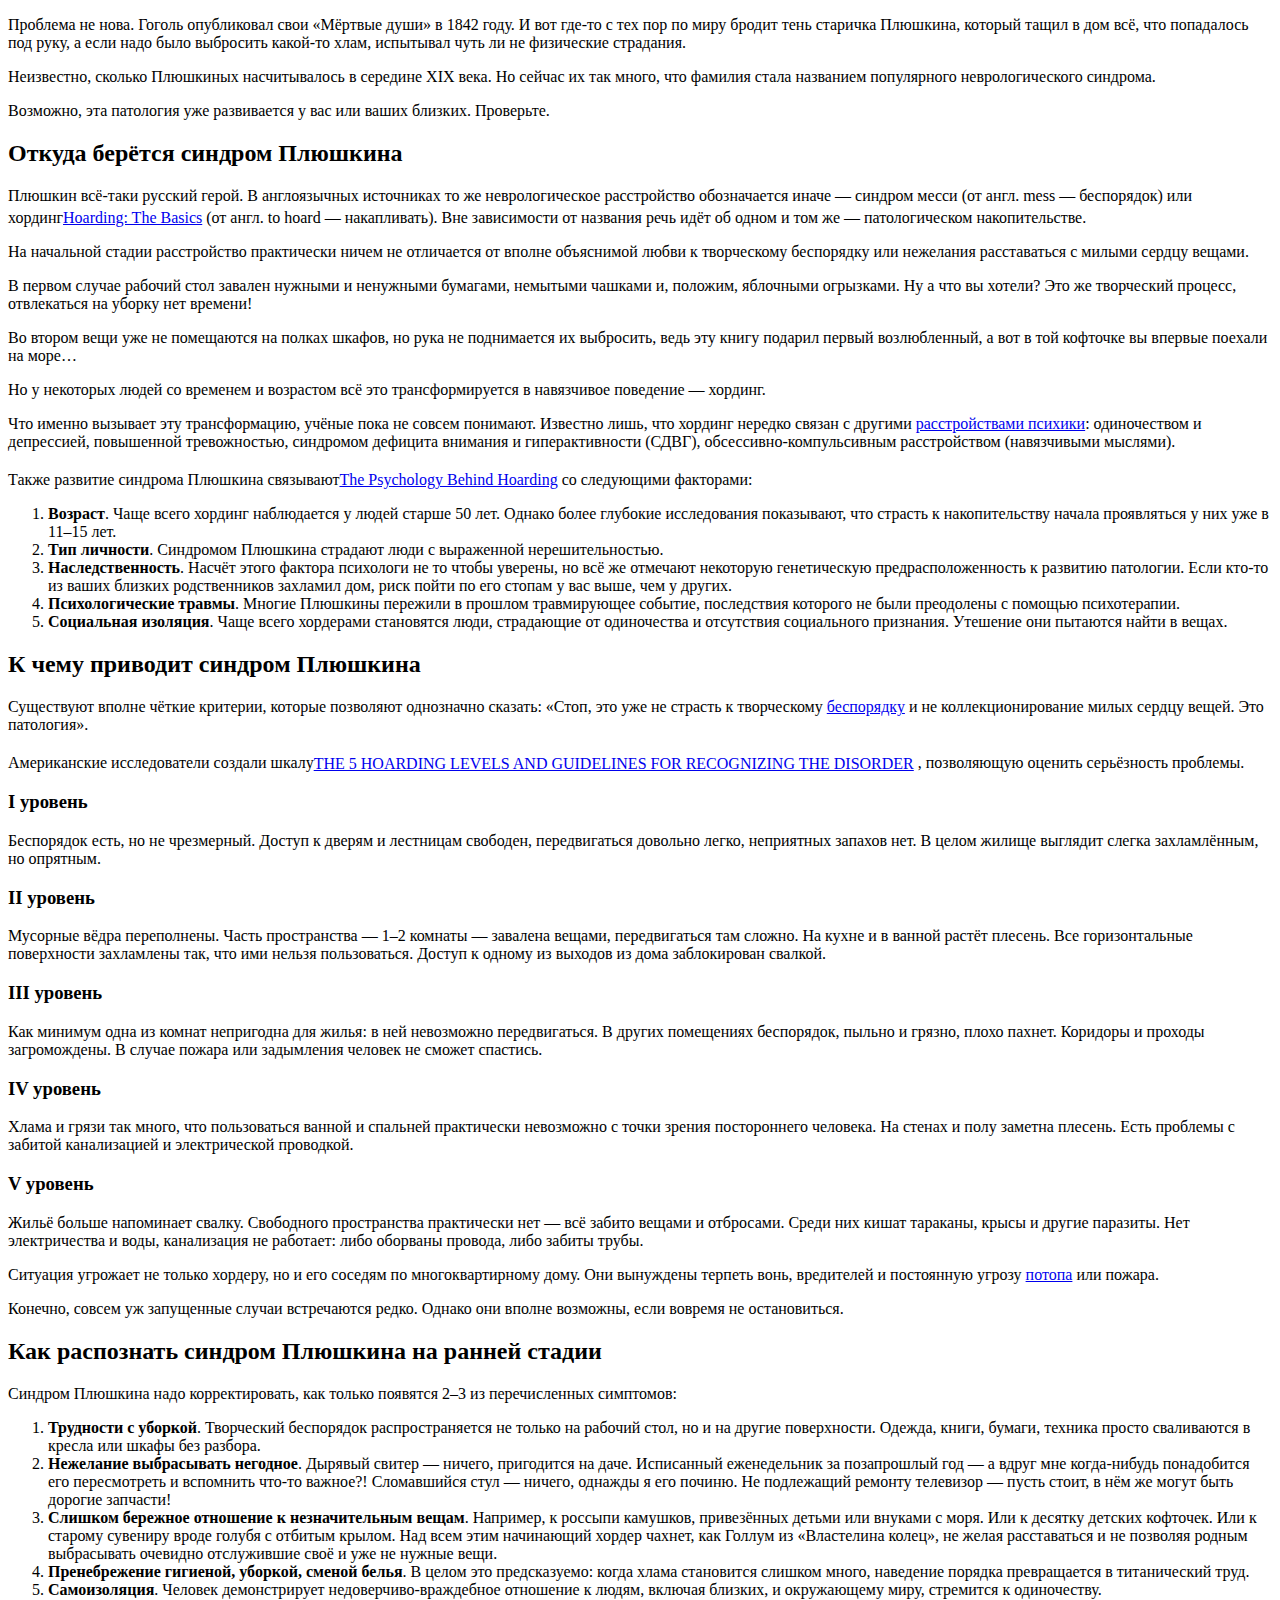
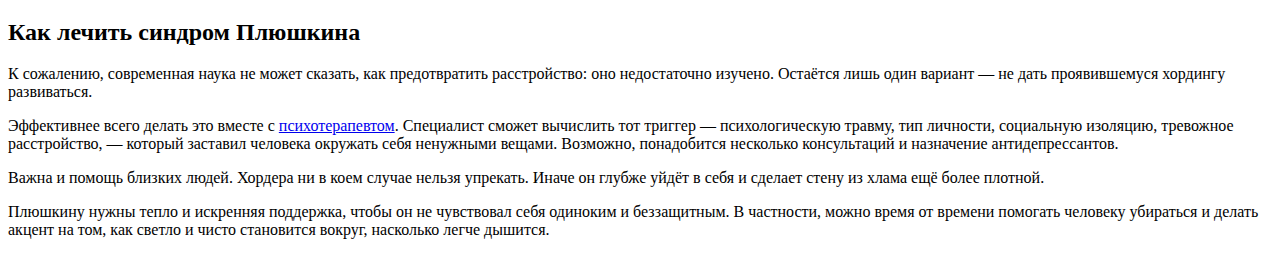
<file: page7.html>
<!DOCTYPE html>
<html lang="en">
<head>
    <meta charset="UTF-8">
    <title>Блок Ivanov Live Journal</title>
<body>
   <p>Проблема не нова. Гоголь опубликовал свои «Мёртвые души» в 1842 году. И вот где-то с тех пор по миру бродит тень старичка Плюшкина, который тащил в дом всё, что попадалось под руку, а если надо было выбросить какой-то хлам, испытывал чуть ли не физические страдания.</p>
<p>Неизвестно, сколько Плюшкиных насчитывалось в середине XIX века. Но сейчас их так много, что фамилия стала названием популярного неврологического синдрома.</p>
<p>Возможно, эта патология уже развивается у вас или ваших близких. Проверьте.</p>
<h2>Откуда берётся синдром Плюшкина</h2>
<p>Плюшкин всё-таки русский герой. В англоязычных источниках то же неврологическое расстройство обозначается иначе — синдром месси (от англ. mess — беспорядок) или хординг<span class="ref"><sup class="ref__order"></sup><span class="ref__popup ref__popup--hidden ref__popup--left"><a href="https://adaa.org/understanding-anxiety/obsessive-compulsive-disorder-ocd/hoarding-basics" target="_blank" rel="nofollow noopener">Hoarding: The Basics</a>            <span class="ref__popup_close"></span></span></span> (от англ. to hoard — накапливать). Вне зависимости от названия речь идёт об одном и том же — патологическом накопительстве.</p>
<p>На начальной стадии расстройство практически ничем не отличается от вполне объяснимой любви к творческому беспорядку или нежелания расставаться с милыми сердцу вещами.</p>
<p>В первом случае рабочий стол завален нужными и ненужными бумагами, немытыми чашками и, положим, яблочными огрызками. Ну а что вы хотели? Это же творческий процесс, отвлекаться на уборку нет времени!</p>
<p>Во втором вещи уже не помещаются на полках шкафов, но рука не поднимается их выбросить, ведь эту книгу подарил первый возлюбленный, а вот в той кофточке вы впервые поехали на море&#8230;</p>
<p>Но у некоторых людей со временем и возрастом всё это трансформируется в навязчивое поведение — хординг.</p>
<p>Что именно вызывает эту трансформацию, учёные пока не совсем понимают. Известно лишь, что хординг нередко связан с другими <a href="https://lifehacker.ru/psixicheskoe-rasstrojstvo/" target="_blank" rel="noopener">расстройствами психики</a>: одиночеством и депрессией, повышенной тревожностью, синдромом дефицита внимания и гиперактивности (СДВГ), обсессивно-компульсивным расстройством (навязчивыми мыслями).</p>
<p>Также развитие синдрома Плюшкина связывают<span class="ref"><sup class="ref__order"></sup><span class="ref__popup ref__popup--hidden ref__popup--left"><a href="https://www.psychologytoday.com/us/blog/hope-relationships/201409/the-psychology-behind-hoarding" target="_blank" rel="nofollow noopener">The Psychology Behind Hoarding</a>            <span class="ref__popup_close"></span></span></span> со следующими факторами:</p>
<ol>
<li><strong>Возраст</strong>. Чаще всего хординг наблюдается у людей старше 50 лет. Однако более глубокие исследования показывают, что страсть к накопительству начала проявляться у них уже в 11–15 лет.</li>
<li><strong>Тип личности</strong>. Синдромом Плюшкина страдают люди с выраженной нерешительностью.</li>
<li><strong>Наследственность</strong>. Насчёт этого фактора психологи не то чтобы уверены, но всё же отмечают некоторую генетическую предрасположенность к развитию патологии. Если кто-то из ваших близких родственников захламил дом, риск пойти по его стопам у вас выше, чем у других.</li>
<li><strong>Психологические травмы</strong>. Многие Плюшкины пережили в прошлом травмирующее событие, последствия которого не были преодолены с помощью психотерапии.</li>
<li><strong>Социальная изоляция</strong>. Чаще всего хордерами становятся люди, страдающие от одиночества и отсутствия социального признания. Утешение они пытаются найти в вещах.</li>
</ol>
<h2>К чему приводит синдром Плюшкина</h2>
<p>Существуют вполне чёткие критерии, которые позволяют однозначно сказать: «Стоп, это уже не страсть к творческому <a title="Что лучше влияет на продуктивность: кайдзен или творческий беспорядок" href="https://lifehacker.ru/kajdzen-ili-tvorcheskij-besporyadok/" target="_blank" rel="noopener">беспорядку</a> и не коллекционирование милых сердцу вещей. Это патология».</p>
<p>Американские исследователи создали шкалу<span class="ref"><sup class="ref__order"></sup><span class="ref__popup ref__popup--hidden ref__popup--left"><a href="https://www.aftermath.com/content/hoarding-levels" target="_blank" rel="nofollow noopener">THE 5 HOARDING LEVELS AND GUIDELINES FOR RECOGNIZING THE DISORDER</a>            <span class="ref__popup_close"></span></span></span>, позволяющую оценить серьёзность проблемы.</p>
<h3>I уровень</h3>
<p>Беспорядок есть, но не чрезмерный. Доступ к дверям и лестницам свободен, передвигаться довольно легко, неприятных запахов нет. В целом жилище выглядит слегка захламлённым, но опрятным.</p>
<h3>II уровень</h3>
<p>Мусорные вёдра переполнены. Часть пространства — 1–2 комнаты — завалена вещами, передвигаться там сложно. На кухне и в ванной растёт плесень. Все горизонтальные поверхности захламлены так, что ими нельзя пользоваться. Доступ к одному из выходов из дома заблокирован свалкой.</p>
<h3>III уровень</h3>
<p>Как минимум одна из комнат непригодна для жилья: в ней невозможно передвигаться. В других помещениях беспорядок, пыльно и грязно, плохо пахнет. Коридоры и проходы загромождены. В случае пожара или задымления человек не сможет спастись.</p>
<h3>IV уровень</h3>
<p>Хлама и грязи так много, что пользоваться ванной и спальней практически невозможно с точки зрения постороннего человека. На стенах и полу заметна плесень. Есть проблемы с забитой канализацией и электрической проводкой.</p>
<h3>V уровень</h3>
<p>Жильё больше напоминает свалку. Свободного пространства практически нет — всё забито вещами и отбросами. Среди них кишат тараканы, крысы и другие паразиты. Нет электричества и воды, канализация не работает: либо оборваны провода, либо забиты трубы.</p>
<p>Ситуация угрожает не только хордеру, но и его соседям по многоквартирному дому. Они вынуждены терпеть вонь, вредителей и постоянную угрозу <a title="Что делать, если затопили соседи" href="https://lifehacker.ru/zatopili-sosedi/" target="_blank" rel="noopener">потопа</a> или пожара.</p>
<p>Конечно, совсем уж запущенные случаи встречаются редко. Однако они вполне возможны, если вовремя не остановиться.</p>
<h2>Как распознать синдром Плюшкина на ранней стадии</h2>
<p>Синдром Плюшкина надо корректировать, как только появятся 2–3 из перечисленных симптомов:</p>
<ol>
<li><strong>Трудности с уборкой</strong>. Творческий беспорядок распространяется не только на рабочий стол, но и на другие поверхности. Одежда, книги, бумаги, техника просто сваливаются в кресла или шкафы без разбора.</li>
<li><strong>Нежелание выбрасывать негодное</strong>. Дырявый свитер — ничего, пригодится на даче. Исписанный еженедельник за позапрошлый год — а вдруг мне когда-нибудь понадобится его пересмотреть и вспомнить что-то важное?! Сломавшийся стул — ничего, однажды я его починю. Не подлежащий ремонту телевизор — пусть стоит, в нём же могут быть дорогие запчасти!</li>
<li><strong>Слишком бережное отношение к незначительным вещам</strong>. Например, к россыпи камушков, привезённых детьми или внуками с моря. Или к десятку детских кофточек. Или к старому сувениру вроде голубя с отбитым крылом. Над всем этим начинающий хордер чахнет, как Голлум из «Властелина колец», не желая расставаться и не позволяя родным выбрасывать очевидно отслужившие своё и уже не нужные вещи.</li>
<li><strong>Пренебрежение гигиеной, уборкой, сменой белья</strong>. В целом это предсказуемо: когда хлама становится слишком много, наведение порядка превращается в титанический труд.</li>
<li><strong>Самоизоляция</strong>. Человек демонстрирует недоверчиво-враждебное отношение к людям, включая близких, и окружающему миру, стремится к одиночеству.</li>
</ol>
<h2>Как лечить синдром Плюшкина</h2>
<p>К сожалению, современная наука не может сказать, как предотвратить расстройство: оно недостаточно изучено. Остаётся лишь один вариант — не дать проявившемуся хордингу развиваться.</p>
<p>Эффективнее всего делать это вместе с <a title="Почему не нужно стесняться идти к психотерапевту" href="https://lifehacker.ru/idi-k-psihoterapevtu/" target="_blank" rel="noopener">психотерапевтом</a>. Специалист сможет вычислить тот триггер — психологическую травму, тип личности, социальную изоляцию, тревожное расстройство, — который заставил человека окружать себя ненужными вещами. Возможно, понадобится несколько консультаций и назначение антидепрессантов.</p>
<p>Важна и помощь близких людей. Хордера ни в коем случае нельзя упрекать. Иначе он глубже уйдёт в себя и сделает стену из хлама ещё более плотной.</p>
<p>Плюшкину нужны тепло и искренняя поддержка, чтобы он не чувствовал себя одиноким и беззащитным. В частности, можно время от времени помогать человеку убираться и делать акцент на том, как светло и чисто становится вокруг, насколько легче дышится.</p>
</body>
</head>
<body>

</body>
</html>
</file>
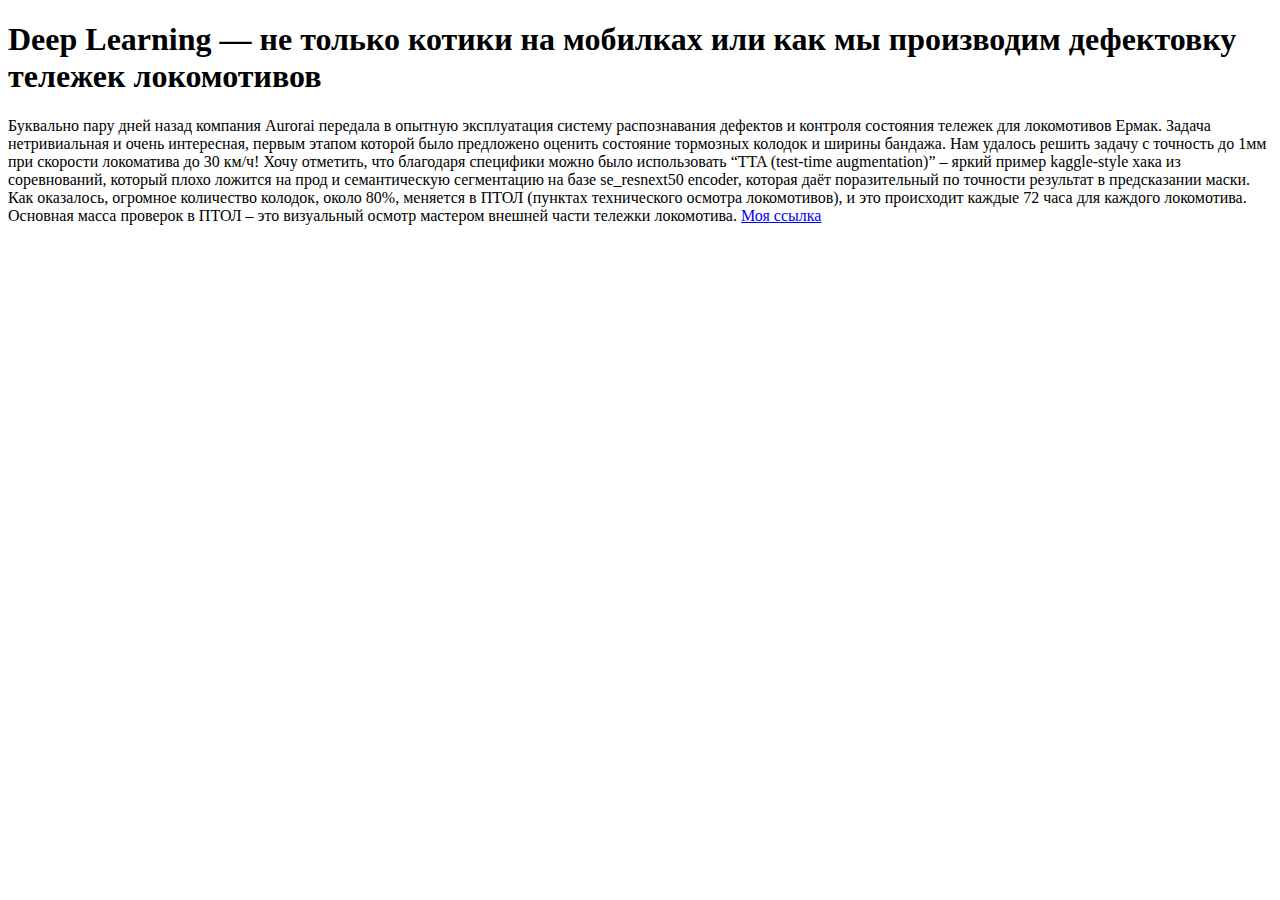
<file: page9.html>
<!DOCTYPE html>
<html lang="en">
<head>
    <meta charset="UTF-8">
    <title>Deep Learning — не только котики на мобилках или как мы производим дефектовку тележек локомотивов</title>
</head>
<body>
<h1>Deep Learning — не только котики на мобилках или как мы производим дефектовку тележек локомотивов</h1>
Буквально пару дней назад компания Aurorai передала в опытную эксплуатация систему распознавания дефектов и контроля состояния тележек для локомотивов Ермак. Задача нетривиальная и очень интересная, первым этапом которой было предложено оценить состояние тормозных колодок и ширины бандажа. Нам удалось решить задачу с точность до 1мм при скорости локоматива до 30 км/ч! Хочу отметить, что благодаря специфики можно было использовать “TTA (test-time augmentation)” – яркий пример kaggle-style хака из соревнований, который плохо ложится на прод и семантическую сегментацию на базе se_resnext50 encoder, которая даёт поразительный по точности результат в предсказании маски.

Как оказалось, огромное количество колодок, около 80%, меняется в ПТОЛ (пунктах технического осмотра локомотивов), и это происходит каждые 72 часа для каждого локомотива. Основная масса проверок в ПТОЛ – это визуальный осмотр мастером внешней части тележки локомотива.

<a href="https://maxslapaev.github.io/demo-site/page10.html">Моя ссылка</a>

</body>
</html>
</file>
